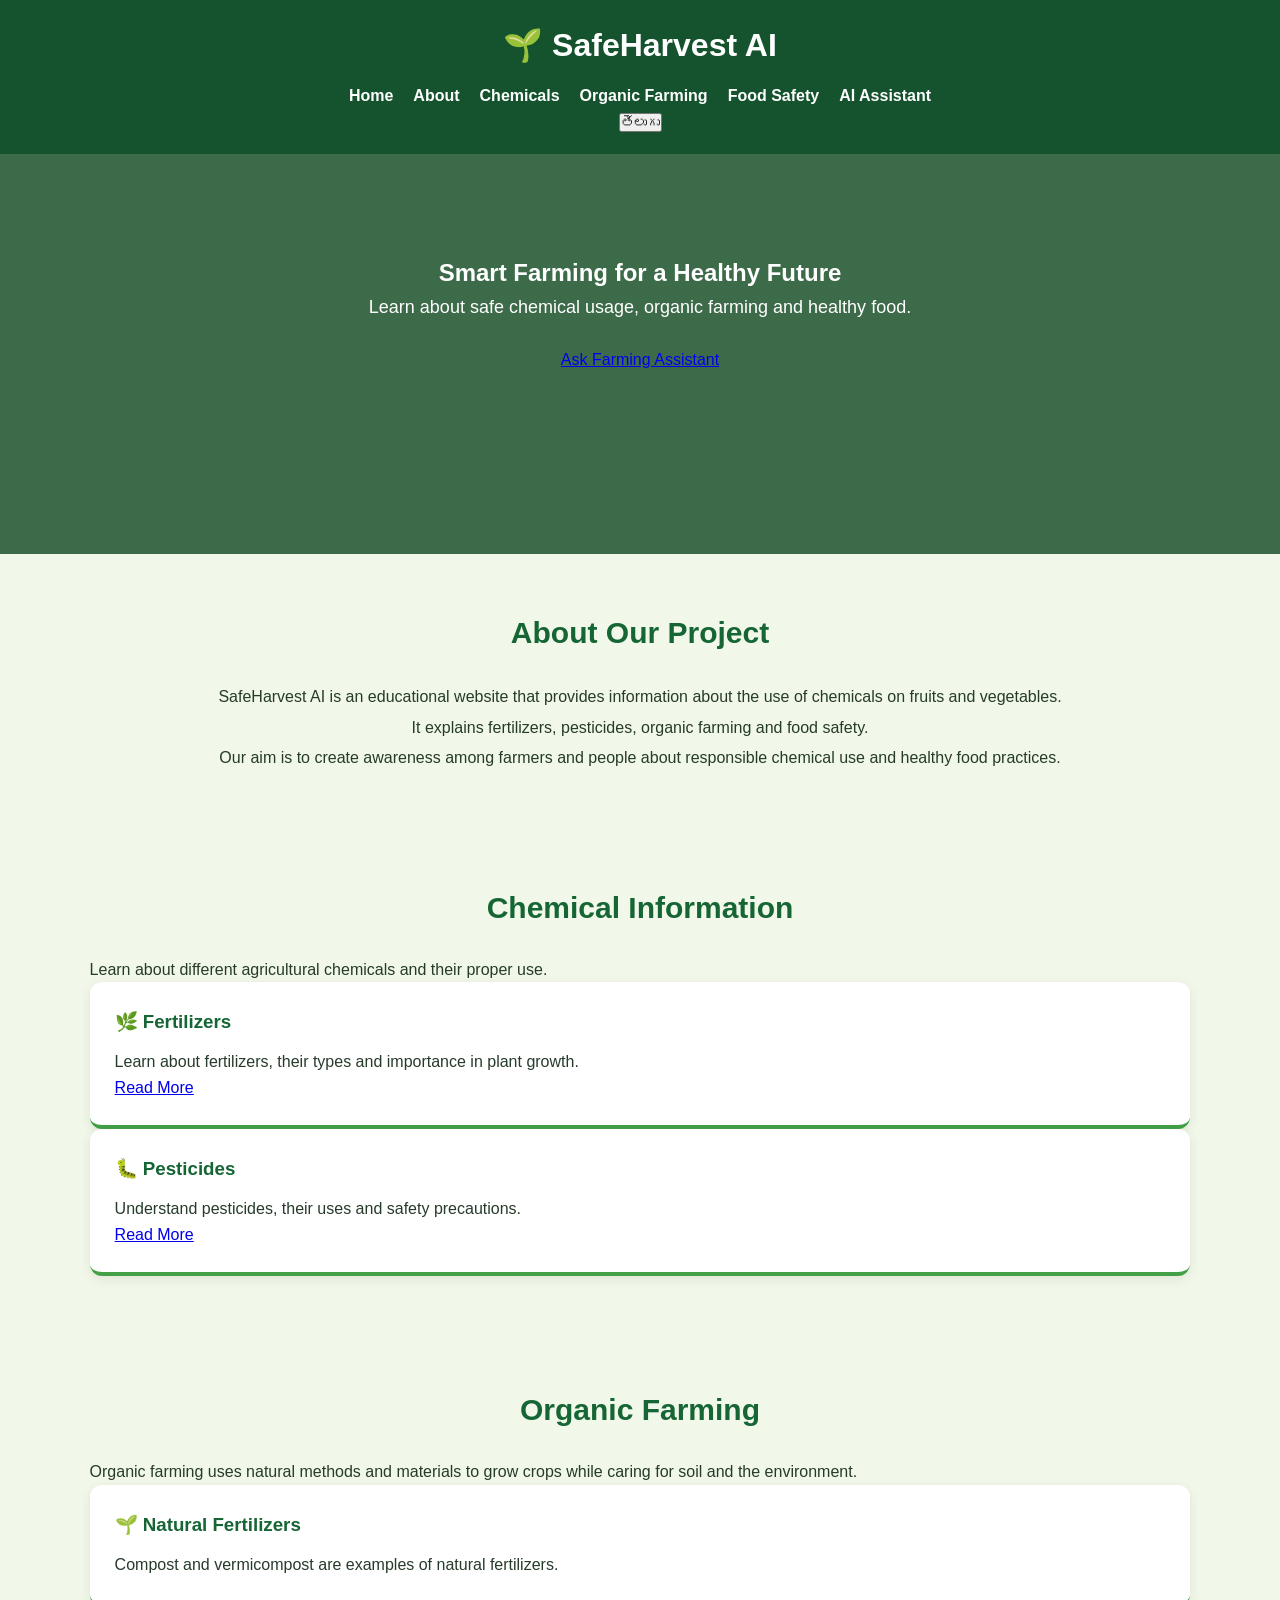
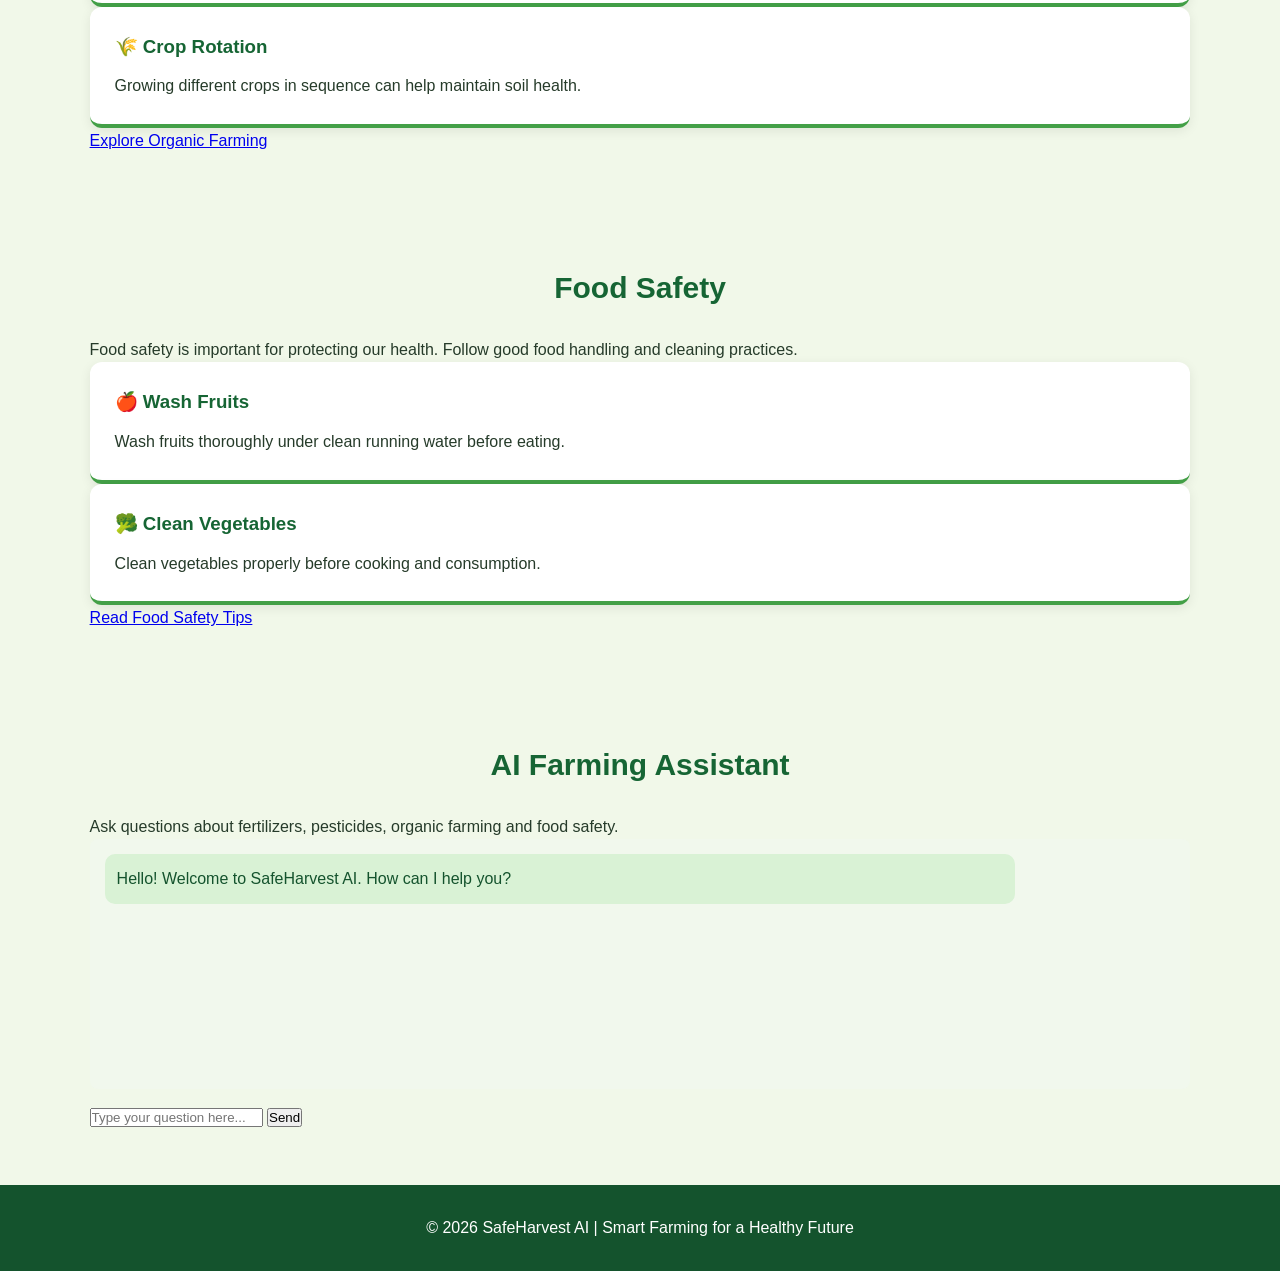
<file: index.html>
<!DOCTYPE html>
<html lang="en">
<head>
    <meta charset="UTF-8">
    <meta name="viewport" content="width=device-width, initial-scale=1.0">
    <title>SafeHarvest AI</title>
    <link rel="stylesheet" href="style.css">
</head>

<body>

<!-- HEADER -->
<header>
    <h1>🌱 SafeHarvest AI</h1>

    <nav>
        <a href="#home" data-en="Home" data-te="హోమ్">Home</a>
        <a href="#about" data-en="About" data-te="మా ప్రాజెక్ట్">About</a>
        <a href="#chemicals" data-en="Chemicals" data-te="రసాయనాలు">Chemicals</a>
        <a href="#organic" data-en="Organic Farming" data-te="సేంద్రీయ వ్యవసాయం">Organic Farming</a>
        <a href="#safety" data-en="Food Safety" data-te="ఆహార భద్రత">Food Safety</a>
        <a href="#assistant" data-en="AI Assistant" data-te="AI సహాయకుడు">AI Assistant</a>
    </nav>

    <button id="languageBtn" onclick="toggleLanguage()">తెలుగు</button>
</header>


<!-- HOME SECTION -->
<section id="home" class="hero">
    <h1
        data-en="Smart Farming for a Healthy Future"
        data-te="ఆరోగ్యకరమైన భవిష్యత్తు కోసం స్మార్ట్ వ్యవసాయం">
        Smart Farming for a Healthy Future
    </h1>

    <p
        data-en="Learn about safe chemical usage, organic farming and healthy food."
        data-te="రసాయనాల సురక్షిత వినియోగం, సేంద్రీయ వ్యవసాయం మరియు ఆరోగ్యకరమైన ఆహారం గురించి తెలుసుకోండి.">
        Learn about safe chemical usage, organic farming and healthy food.
    </p>

    <a href="#assistant" class="hero-btn"
       data-en="Ask Farming Assistant"
       data-te="వ్యవసాయ సహాయకుడిని అడగండి">
       Ask Farming Assistant
    </a>
</section>


<!-- ABOUT SECTION -->
<section id="about" class="section">
    <h2 data-en="About Our Project" data-te="మా ప్రాజెక్ట్ గురించి">
        About Our Project
    </h2>

    <p
        data-en="SafeHarvest AI is an educational website that provides information about the use of chemicals on fruits and vegetables. It explains fertilizers, pesticides, organic farming and food safety."
        data-te="SafeHarvest AI అనేది పండ్లు మరియు కూరగాయలపై రసాయనాల వినియోగం గురించి సమాచారాన్ని అందించే విద్యా వెబ్‌సైట్. ఇది ఎరువులు, పురుగుమందులు, సేంద్రీయ వ్యవసాయం మరియు ఆహార భద్రత గురించి వివరిస్తుంది.">
        SafeHarvest AI is an educational website that provides information about the use of chemicals on fruits and vegetables. It explains fertilizers, pesticides, organic farming and food safety.
    </p>

    <p
        data-en="Our aim is to create awareness among farmers and people about responsible chemical use and healthy food practices."
        data-te="రసాయనాల బాధ్యతాయుతమైన వినియోగం మరియు ఆరోగ్యకరమైన ఆహార పద్ధతుల గురించి రైతులు మరియు ప్రజలలో అవగాహన కల్పించడం మా లక్ష్యం.">
        Our aim is to create awareness among farmers and people about responsible chemical use and healthy food practices.
    </p>
</section>


<!-- CHEMICALS SECTION -->
<section id="chemicals" class="section">
    <h2 data-en="Chemical Information" data-te="రసాయనాల సమాచారం">
        Chemical Information
    </h2>

    <p
        data-en="Learn about different agricultural chemicals and their proper use."
        data-te="వివిధ వ్యవసాయ రసాయనాలు మరియు వాటి సరైన వినియోగం గురించి తెలుసుకోండి.">
        Learn about different agricultural chemicals and their proper use.
    </p>

    <div class="card-container">

        <div class="card">
            <h3 data-en="🌿 Fertilizers" data-te="🌿 ఎరువులు">
                🌿 Fertilizers
            </h3>

            <p
                data-en="Learn about fertilizers, their types and importance in plant growth."
                data-te="ఎరువులు, వాటి రకాలు మరియు మొక్కల పెరుగుదలలో వాటి ప్రాముఖ్యత గురించి తెలుసుకోండి.">
                Learn about fertilizers, their types and importance in plant growth.
            </p>

            <a href="fertilizers.html"
               data-en="Read More"
               data-te="మరింత చదవండి">Read More</a>
        </div>


        <div class="card">
            <h3 data-en="🐛 Pesticides" data-te="🐛 పురుగుమందులు">
                🐛 Pesticides
            </h3>

            <p
                data-en="Understand pesticides, their uses and safety precautions."
                data-te="పురుగుమందులు, వాటి ఉపయోగాలు మరియు భద్రతా జాగ్రత్తలను తెలుసుకోండి.">
                Understand pesticides, their uses and safety precautions.
            </p>

            <a href="pesticides.html"
               data-en="Read More"
               data-te="మరింత చదవండి">Read More</a>
        </div>

    </div>
</section>


<!-- ORGANIC FARMING SECTION -->
<section id="organic" class="section">
    <h2 data-en="Organic Farming" data-te="సేంద్రీయ వ్యవసాయం">
        Organic Farming
    </h2>

    <p
        data-en="Organic farming uses natural methods and materials to grow crops while caring for soil and the environment."
        data-te="సేంద్రీయ వ్యవసాయం నేల మరియు పర్యావరణాన్ని కాపాడుతూ పంటలను పండించడానికి సహజ పద్ధతులు మరియు పదార్థాలను ఉపయోగిస్తుంది.">
        Organic farming uses natural methods and materials to grow crops while caring for soil and the environment.
    </p>

    <div class="card-container">

        <div class="card">
            <h3 data-en="🌱 Natural Fertilizers" data-te="🌱 సహజ ఎరువులు">
                🌱 Natural Fertilizers
            </h3>

            <p
                data-en="Compost and vermicompost are examples of natural fertilizers."
                data-te="కంపోస్ట్ మరియు వర్మీకంపోస్ట్ సహజ ఎరువులకు ఉదాహరణలు.">
                Compost and vermicompost are examples of natural fertilizers.
            </p>
        </div>

        <div class="card">
            <h3 data-en="🌾 Crop Rotation" data-te="🌾 పంట మార్పిడి">
                🌾 Crop Rotation
            </h3>

            <p
                data-en="Growing different crops in sequence can help maintain soil health."
                data-te="వేర్వేరు పంటలను వరుసగా సాగు చేయడం నేల ఆరోగ్యాన్ని కాపాడటానికి సహాయపడుతుంది.">
                Growing different crops in sequence can help maintain soil health.
            </p>
        </div>

    </div>

    <a href="organic.html"
       data-en="Explore Organic Farming"
       data-te="సేంద్రీయ వ్యవసాయం గురించి తెలుసుకోండి">
       Explore Organic Farming
    </a>
</section>


<!-- FOOD SAFETY SECTION -->
<section id="safety" class="section">
    <h2 data-en="Food Safety" data-te="ఆహార భద్రత">
        Food Safety
    </h2>

    <p
        data-en="Food safety is important for protecting our health. Follow good food handling and cleaning practices."
        data-te="మన ఆరోగ్యాన్ని కాపాడుకోవడానికి ఆహార భద్రత చాలా ముఖ్యం. ఆహారాన్ని శుభ్రపరచడం మరియు సరిగ్గా నిల్వ చేయడం వంటి మంచి పద్ధతులను పాటించండి.">
        Food safety is important for protecting our health. Follow good food handling and cleaning practices.
    </p>

    <div class="card-container">

        <div class="card">
            <h3 data-en="🍎 Wash Fruits" data-te="🍎 పండ్లను కడగండి">
                🍎 Wash Fruits
            </h3>

            <p
                data-en="Wash fruits thoroughly under clean running water before eating."
                data-te="పండ్లను తినే ముందు శుభ్రమైన ప్రవహించే నీటితో బాగా కడగండి.">
                Wash fruits thoroughly under clean running water before eating.
            </p>
        </div>

        <div class="card">
            <h3 data-en="🥦 Clean Vegetables" data-te="🥦 కూరగాయలను శుభ్రపరచండి">
                🥦 Clean Vegetables
            </h3>

            <p
                data-en="Clean vegetables properly before cooking and consumption."
                data-te="కూరగాయలను వండే ముందు మరియు తినే ముందు సరిగ్గా శుభ్రపరచండి.">
                Clean vegetables properly before cooking and consumption.
            </p>
        </div>

    </div>

    <a href="safety.html"
       data-en="Read Food Safety Tips"
       data-te="ఆహార భద్రత చిట్కాలను చదవండి">
       Read Food Safety Tips
    </a>
</section>


<!-- AI ASSISTANT SECTION -->
<section id="assistant" class="section">
    <h2 data-en="AI Farming Assistant" data-te="AI వ్యవసాయ సహాయకుడు">
        AI Farming Assistant
    </h2>

    <p
        data-en="Ask questions about fertilizers, pesticides, organic farming and food safety."
        data-te="ఎరువులు, పురుగుమందులు, సేంద్రీయ వ్యవసాయం మరియు ఆహార భద్రత గురించి ప్రశ్నలు అడగండి.">
        Ask questions about fertilizers, pesticides, organic farming and food safety.
    </p>

    <div id="chatMessages">
        <div class="bot-message">
            Hello! Welcome to SafeHarvest AI. How can I help you?
        </div>
    </div>

    <input
        type="text"
        id="userInput"
        placeholder="Type your question here..."
    >

    <button onclick="sendMessage()"
        data-en="Send"
        data-te="పంపండి">Send</button>
</section>


<!-- FOOTER -->
<footer>
    <p
        data-en="© 2026 SafeHarvest AI | Smart Farming for a Healthy Future"
        data-te="© 2026 SafeHarvest AI | ఆరోగ్యకరమైన భవిష్యత్తు కోసం స్మార్ట్ వ్యవసాయం">
        © 2026 SafeHarvest AI | Smart Farming for a Healthy Future
    </p>
</footer>


<script src="script.js"></script>

</body>
</html>
</file>
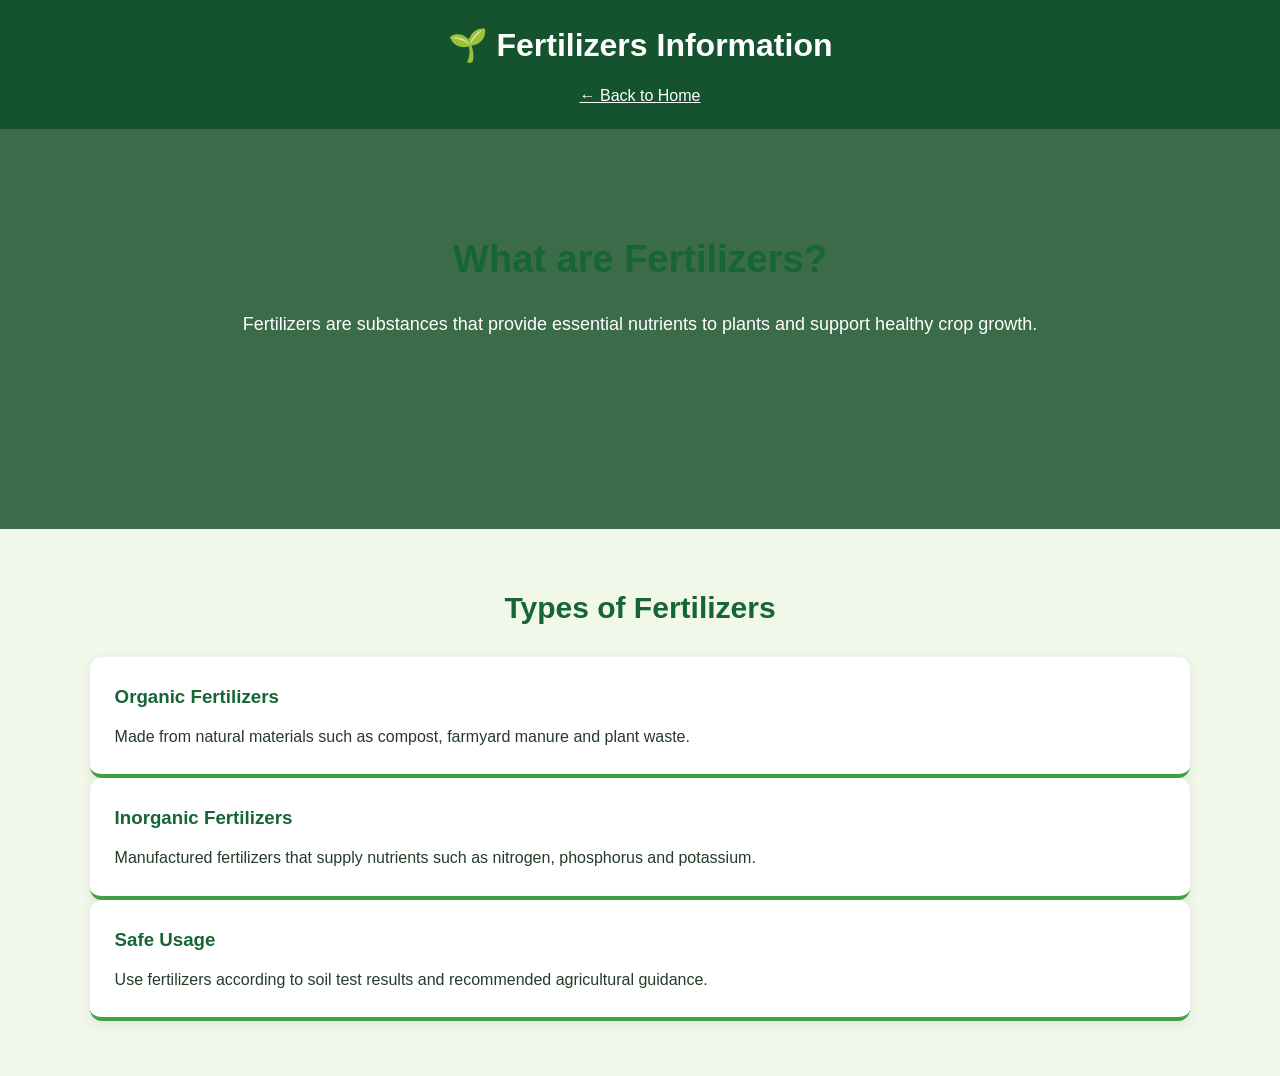
<file: fertilizers.html>
<!DOCTYPE html>
<html lang="en">
<head>
    <meta charset="UTF-8">
    <meta name="viewport" content="width=device-width, initial-scale=1.0">
    <title>Fertilizers - SafeHarvest AI</title>
    <link rel="stylesheet" href="style.css">
</head>

<body>

<header>
    <h1>🌱 Fertilizers Information</h1>
    <a href="index.html" style="color:white;">← Back to Home</a>
</header>

<section class="hero">
    <h2>What are Fertilizers?</h2>

    <p>
        Fertilizers are substances that provide essential
        nutrients to plants and support healthy crop growth.
    </p>
</section>

<section>
    <h2>Types of Fertilizers</h2>

    <div class="card">
        <h3>Organic Fertilizers</h3>
        <p>
            Made from natural materials such as compost,
            farmyard manure and plant waste.
        </p>
    </div>

    <div class="card">
        <h3>Inorganic Fertilizers</h3>
        <p>
            Manufactured fertilizers that supply nutrients
            such as nitrogen, phosphorus and potassium.
        </p>
    </div>

    <div class="card">
        <h3>Safe Usage</h3>
        <p>
            Use fertilizers according to soil test results
            and recommended agricultural guidance.
        </p>
    </div>
</section>

</body>
</html>
</file>
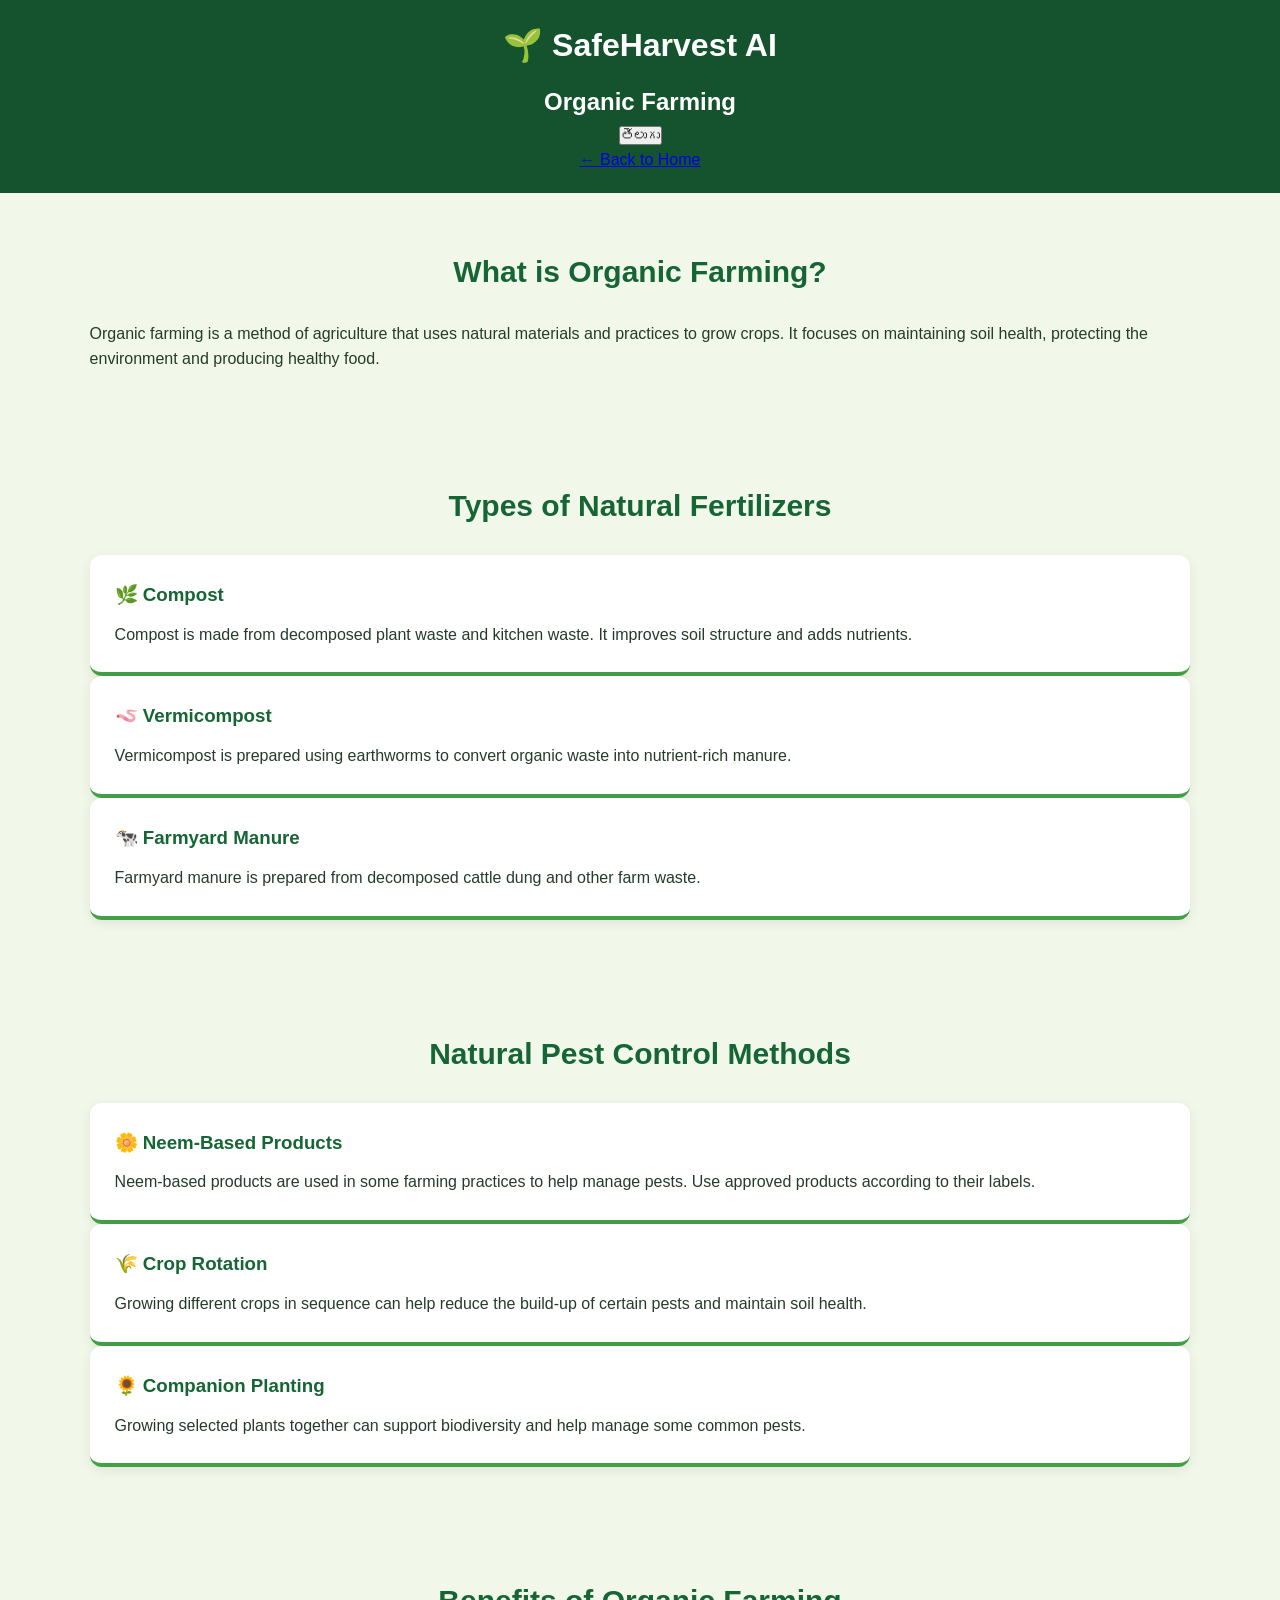
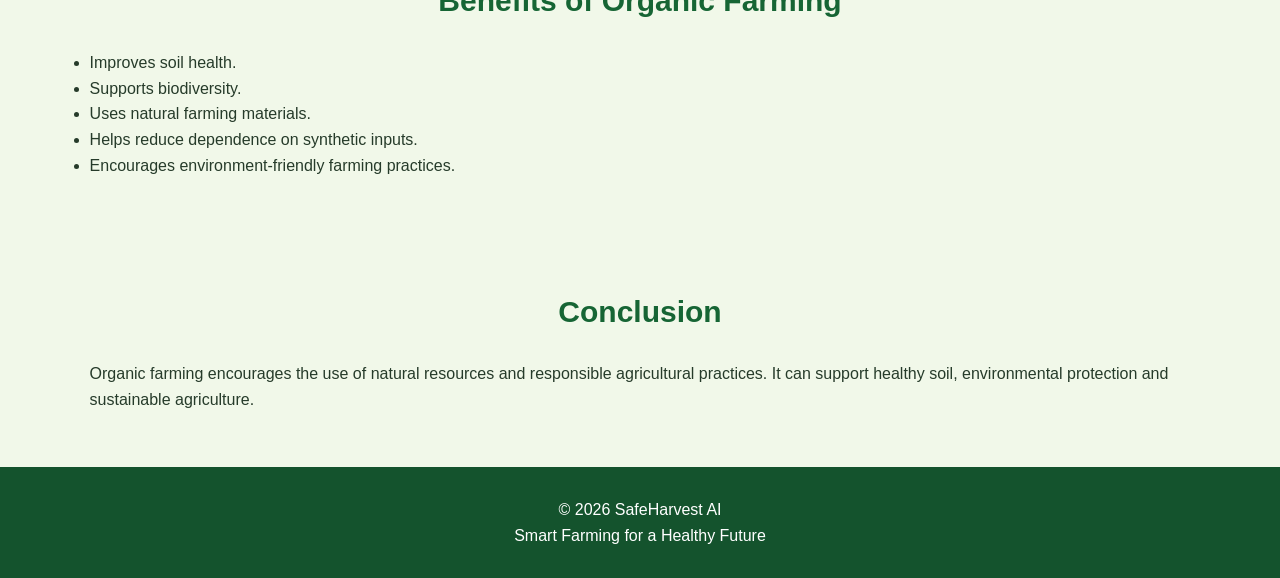
<file: organic.html>
<!DOCTYPE html>
<html lang="en">

<head>
    <meta charset="UTF-8">
    <meta name="viewport" content="width=device-width, initial-scale=1.0">
    <title>Organic Farming - SafeHarvest AI</title>
    <link rel="stylesheet" href="style.css">
</head>

<body>

<header>
    <h1>🌱 SafeHarvest AI</h1>

    <h2 data-en="Organic Farming"
        data-te="సేంద్రీయ వ్యవసాయం">
        Organic Farming
    </h2>

    <button id="languageBtn" onclick="toggleLanguage()">తెలుగు</button>

    <p>
        <a href="index.html"
           data-en="← Back to Home"
           data-te="← హోమ్‌కు తిరిగి వెళ్లండి">
           ← Back to Home
        </a>
    </p>
</header>


<!-- INTRODUCTION -->
<section class="section">

    <h2 data-en="What is Organic Farming?"
        data-te="సేంద్రీయ వ్యవసాయం అంటే ఏమిటి?">
        What is Organic Farming?
    </h2>

    <p
    data-en="Organic farming is a method of agriculture that uses natural materials and practices to grow crops. It focuses on maintaining soil health, protecting the environment and producing healthy food."
    data-te="సేంద్రీయ వ్యవసాయం అనేది పంటలను పండించడానికి సహజ పదార్థాలు మరియు పద్ధతులను ఉపయోగించే వ్యవసాయ విధానం. ఇది నేల ఆరోగ్యాన్ని కాపాడటం, పర్యావరణాన్ని రక్షించడం మరియు ఆరోగ్యకరమైన ఆహారాన్ని ఉత్పత్తి చేయడంపై దృష్టి పెడుతుంది.">
    Organic farming is a method of agriculture that uses natural materials and practices to grow crops. It focuses on maintaining soil health, protecting the environment and producing healthy food.
    </p>

</section>


<!-- NATURAL FERTILIZERS -->
<section class="section">

    <h2 data-en="Types of Natural Fertilizers"
        data-te="సహజ ఎరువుల రకాలు">
        Types of Natural Fertilizers
    </h2>

    <div class="card-container">

        <div class="card">
            <h3 data-en="🌿 Compost"
                data-te="🌿 కంపోస్ట్">
                🌿 Compost
            </h3>

            <p
            data-en="Compost is made from decomposed plant waste and kitchen waste. It improves soil structure and adds nutrients."
            data-te="కుళ్లిన మొక్కల వ్యర్థాలు మరియు వంటగది వ్యర్థాల నుండి కంపోస్ట్ తయారు చేస్తారు. ఇది నేల నిర్మాణాన్ని మెరుగుపరచి పోషకాలను అందిస్తుంది.">
            Compost is made from decomposed plant waste and kitchen waste. It improves soil structure and adds nutrients.
            </p>
        </div>


        <div class="card">
            <h3 data-en="🪱 Vermicompost"
                data-te="🪱 వర్మీకంపోస్ట్">
                🪱 Vermicompost
            </h3>

            <p
            data-en="Vermicompost is prepared using earthworms to convert organic waste into nutrient-rich manure."
            data-te="వానపాముల సహాయంతో సేంద్రీయ వ్యర్థాలను పోషకాలు కలిగిన ఎరువుగా మార్చి వర్మీకంపోస్ట్ తయారు చేస్తారు.">
            Vermicompost is prepared using earthworms to convert organic waste into nutrient-rich manure.
            </p>
        </div>


        <div class="card">
            <h3 data-en="🐄 Farmyard Manure"
                data-te="🐄 పశువుల ఎరువు">
                🐄 Farmyard Manure
            </h3>

            <p
            data-en="Farmyard manure is prepared from decomposed cattle dung and other farm waste."
            data-te="పశువుల పేడ మరియు ఇతర వ్యవసాయ వ్యర్థాలను కుళ్లబెట్టి పశువుల ఎరువును తయారు చేస్తారు.">
            Farmyard manure is prepared from decomposed cattle dung and other farm waste.
            </p>
        </div>

    </div>
</section>


<!-- NATURAL PEST CONTROL -->
<section class="section">

    <h2 data-en="Natural Pest Control Methods"
        data-te="సహజ పురుగు నియంత్రణ పద్ధతులు">
        Natural Pest Control Methods
    </h2>

    <div class="card-container">

        <div class="card">
            <h3 data-en="🌼 Neem-Based Products"
                data-te="🌼 వేప ఆధారిత ఉత్పత్తులు">
                🌼 Neem-Based Products
            </h3>

            <p
            data-en="Neem-based products are used in some farming practices to help manage pests. Use approved products according to their labels."
            data-te="కొన్ని వ్యవసాయ పద్ధతుల్లో పురుగులను నియంత్రించడానికి వేప ఆధారిత ఉత్పత్తులను ఉపయోగిస్తారు. అనుమతి పొందిన ఉత్పత్తులను వాటి సూచనల ప్రకారం ఉపయోగించాలి.">
            Neem-based products are used in some farming practices to help manage pests. Use approved products according to their labels.
            </p>
        </div>


        <div class="card">
            <h3 data-en="🌾 Crop Rotation"
                data-te="🌾 పంట మార్పిడి">
                🌾 Crop Rotation
            </h3>

            <p
            data-en="Growing different crops in sequence can help reduce the build-up of certain pests and maintain soil health."
            data-te="వేర్వేరు పంటలను వరుసగా సాగు చేయడం వల్ల కొన్ని పురుగుల పెరుగుదలను తగ్గించడంలో మరియు నేల ఆరోగ్యాన్ని కాపాడడంలో సహాయపడుతుంది.">
            Growing different crops in sequence can help reduce the build-up of certain pests and maintain soil health.
            </p>
        </div>


        <div class="card">
            <h3 data-en="🌻 Companion Planting"
                data-te="🌻 అనుబంధ మొక్కల సాగు">
                🌻 Companion Planting
            </h3>

            <p
            data-en="Growing selected plants together can support biodiversity and help manage some common pests."
            data-te="ఎంచుకున్న మొక్కలను కలిపి పెంచడం వల్ల జీవవైవిధ్యం పెరుగుతుంది మరియు కొన్ని సాధారణ పురుగులను నియంత్రించడంలో సహాయపడుతుంది.">
            Growing selected plants together can support biodiversity and help manage some common pests.
            </p>
        </div>

    </div>

</section>


<!-- BENEFITS -->
<section class="section">

    <h2 data-en="Benefits of Organic Farming"
        data-te="సేంద్రీయ వ్యవసాయం ప్రయోజనాలు">
        Benefits of Organic Farming
    </h2>

    <ul>
        <li data-en="Improves soil health."
            data-te="నేల ఆరోగ్యాన్ని మెరుగుపరుస్తుంది.">
            Improves soil health.
        </li>

        <li data-en="Supports biodiversity."
            data-te="జీవవైవిధ్యాన్ని ప్రోత్సహిస్తుంది.">
            Supports biodiversity.
        </li>

        <li data-en="Uses natural farming materials."
            data-te="సహజ వ్యవసాయ పదార్థాలను ఉపయోగిస్తుంది.">
            Uses natural farming materials.
        </li>

        <li data-en="Helps reduce dependence on synthetic inputs."
            data-te="కృత్రిమ వ్యవసాయ పదార్థాలపై ఆధారపడటాన్ని తగ్గించడంలో సహాయపడుతుంది.">
            Helps reduce dependence on synthetic inputs.
        </li>

        <li data-en="Encourages environment-friendly farming practices."
            data-te="పర్యావరణానికి అనుకూలమైన వ్యవసాయ పద్ధతులను ప్రోత్సహిస్తుంది.">
            Encourages environment-friendly farming practices.
        </li>
    </ul>

</section>


<!-- CONCLUSION -->
<section class="section">

    <h2 data-en="Conclusion"
        data-te="ముగింపు">
        Conclusion
    </h2>

    <p
    data-en="Organic farming encourages the use of natural resources and responsible agricultural practices. It can support healthy soil, environmental protection and sustainable agriculture."
    data-te="సేంద్రీయ వ్యవసాయం సహజ వనరుల వినియోగాన్ని మరియు బాధ్యతాయుతమైన వ్యవసాయ పద్ధతులను ప్రోత్సహిస్తుంది. ఇది ఆరోగ్యకరమైన నేల, పర్యావరణ పరిరక్షణ మరియు స్థిరమైన వ్యవసాయానికి తోడ్పడుతుంది.">
    Organic farming encourages the use of natural resources and responsible agricultural practices. It can support healthy soil, environmental protection and sustainable agriculture.
    </p>

</section>


<footer>
    <p>© 2026 SafeHarvest AI</p>
    <p data-en="Smart Farming for a Healthy Future"
       data-te="ఆరోగ్యకరమైన భవిష్యత్తు కోసం స్మార్ట్ వ్యవసాయం">
       Smart Farming for a Healthy Future
    </p>
</footer>


<script src="script.js"></script>

</body>
</html>
</file>
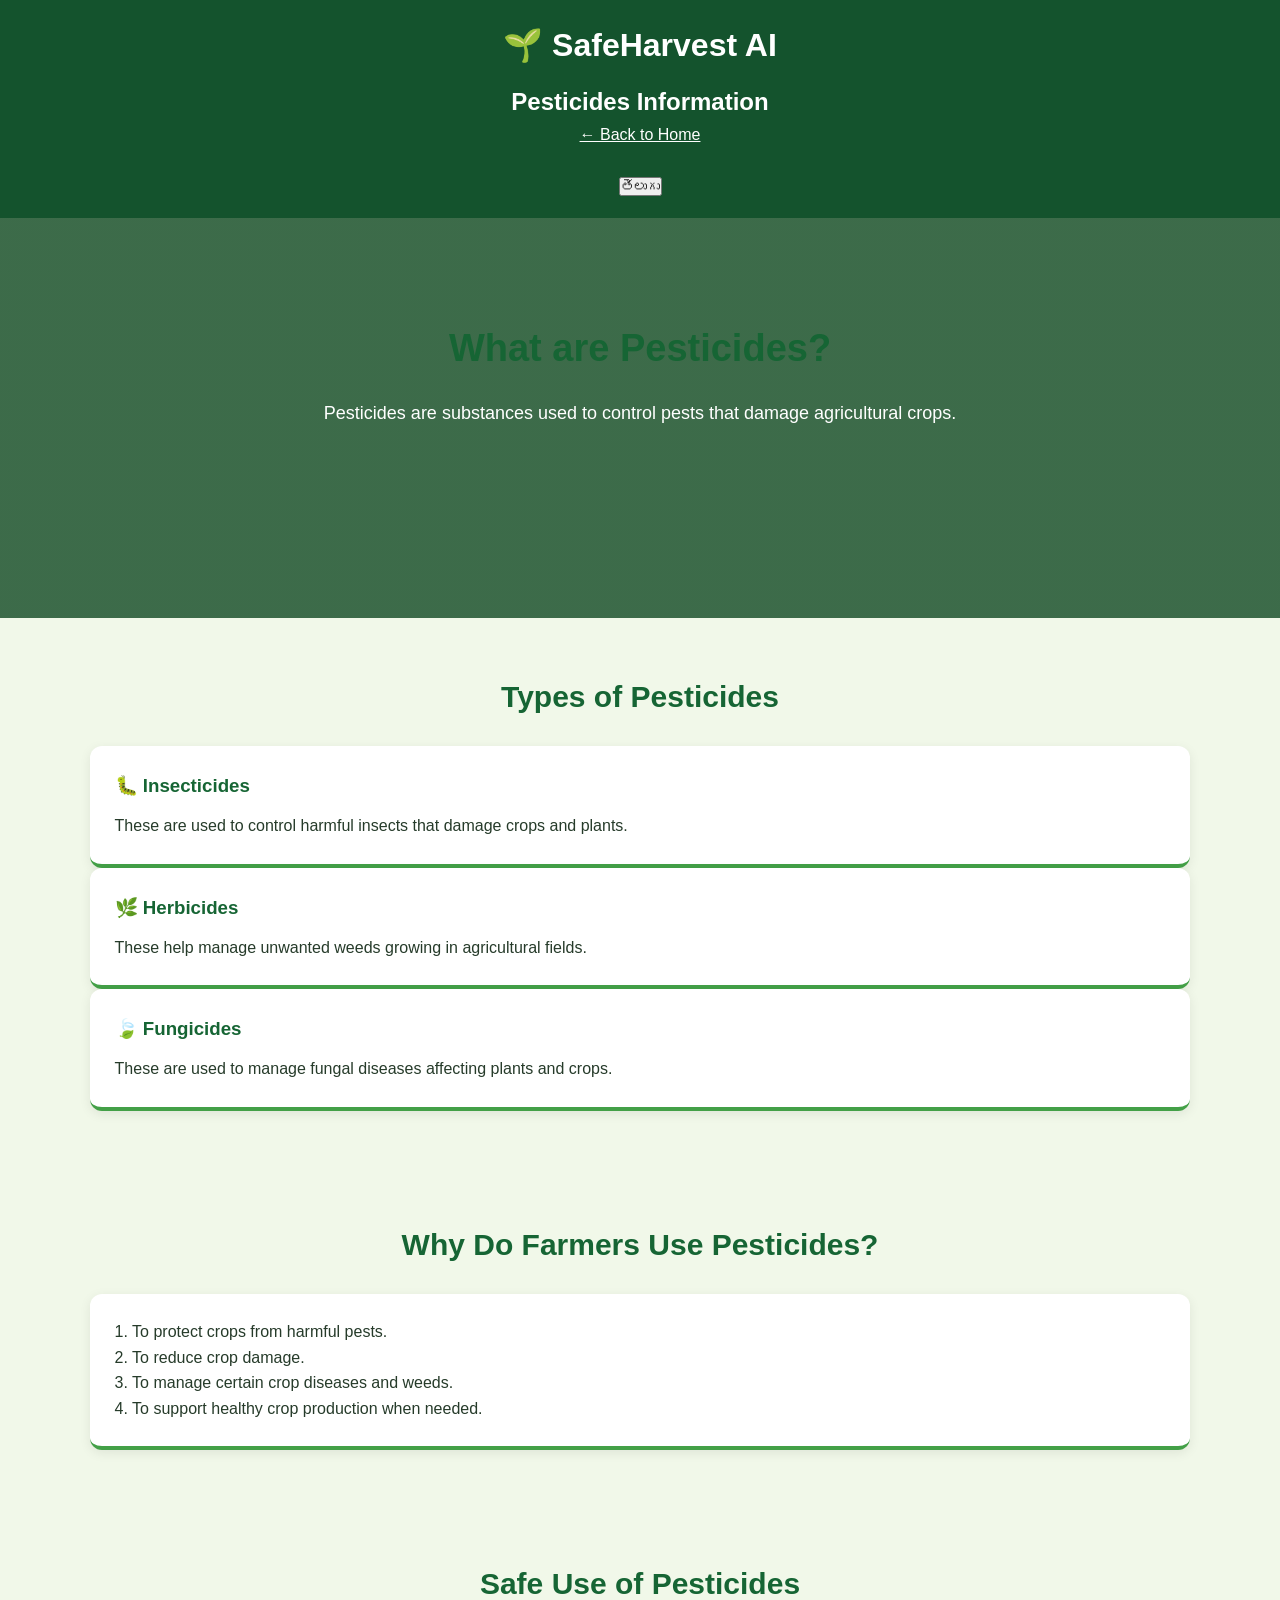
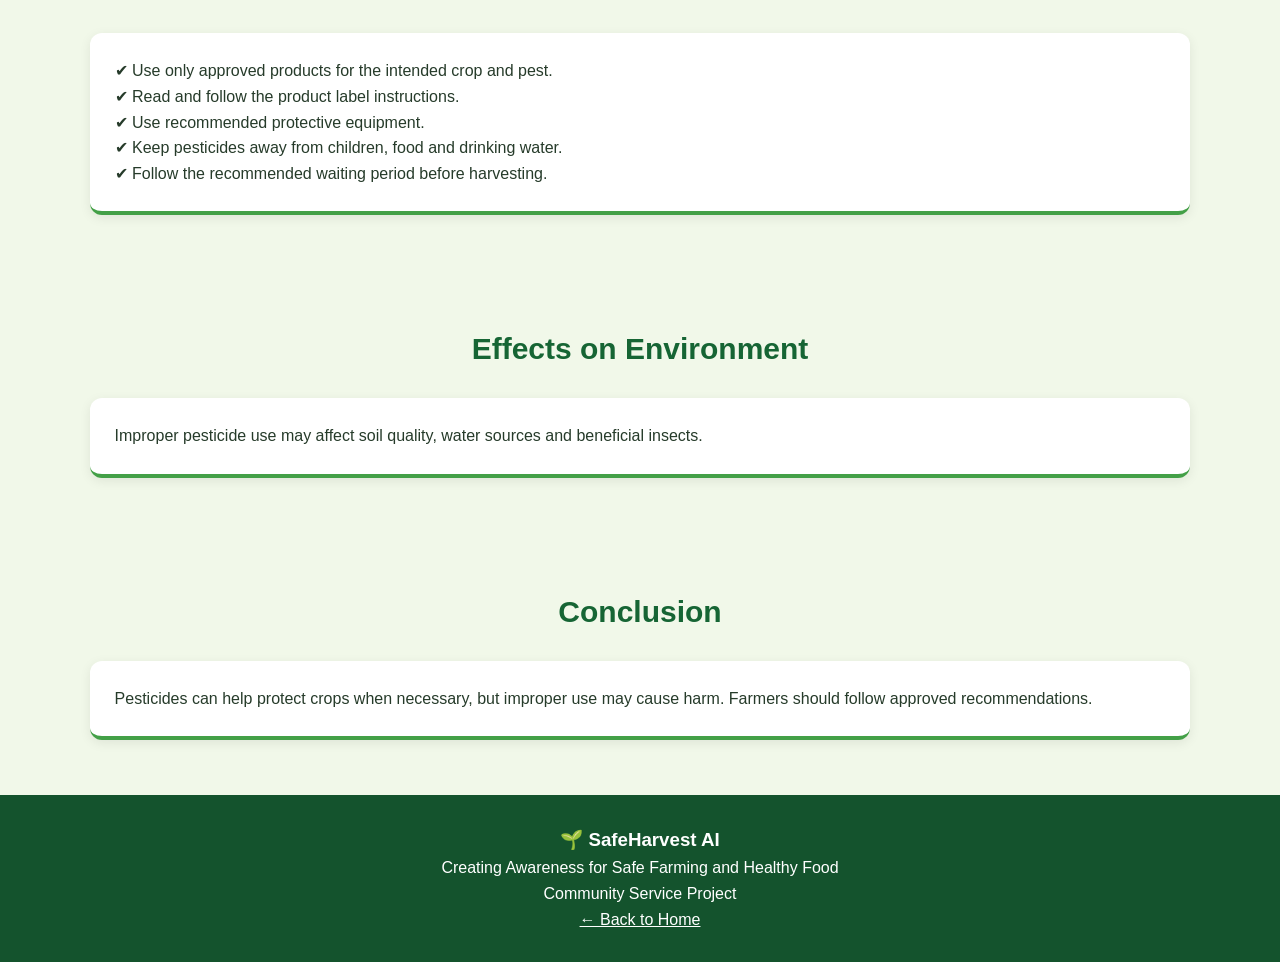
<file: pesticides.html>
<!DOCTYPE html>
<html lang="en">

<head>
    <meta charset="UTF-8">
    <meta name="viewport"
          content="width=device-width, initial-scale=1.0">

    <title>Pesticides - SafeHarvest AI</title>

    <link rel="stylesheet" href="style.css">
</head>

<body>

    <!-- HEADER -->
    <header>
        <h1>🌱 SafeHarvest AI</h1>

        <h2 data-en="Pesticides Information"
            data-te="పురుగుమందుల సమాచారం">
            Pesticides Information
        </h2>

        <a href="index.html" style="color:white;">
            ← Back to Home
        </a>

        <br><br>

        <button id="languageBtn" onclick="toggleLanguage()">
            తెలుగు
        </button>
    </header>


    <!-- INTRODUCTION -->
    <section class="hero">

        <h2 data-en="What are Pesticides?"
            data-te="పురుగుమందులు అంటే ఏమిటి?">
            What are Pesticides?
        </h2>

        <p data-en="Pesticides are substances used to control pests that damage agricultural crops. They help farmers protect their crops from insects, weeds and certain plant diseases."
           data-te="వ్యవసాయ పంటలను నష్టపరిచే పురుగులను నియంత్రించడానికి ఉపయోగించే పదార్థాలను పురుగుమందులు అంటారు. ఇవి పంటలను కీటకాలు, కలుపు మొక్కలు మరియు కొన్ని మొక్కల వ్యాధుల నుండి రక్షించడంలో సహాయపడతాయి.">
            Pesticides are substances used to control pests
            that damage agricultural crops.
        </p>

    </section>


    <!-- TYPES -->
    <section>

        <h2 data-en="Types of Pesticides"
            data-te="పురుగుమందుల రకాలు">
            Types of Pesticides
        </h2>

        <div class="card-container">

            <div class="card">

                <h3 data-en="🐛 Insecticides"
                    data-te="🐛 కీటకనాశకాలు">
                    🐛 Insecticides
                </h3>

                <p data-en="These are used to control harmful insects that damage crops and plants."
                   data-te="పంటలకు మరియు మొక్కలకు నష్టం కలిగించే హానికరమైన కీటకాలను నియంత్రించడానికి వీటిని ఉపయోగిస్తారు.">
                    These are used to control harmful insects
                    that damage crops and plants.
                </p>

            </div>


            <div class="card">

                <h3 data-en="🌿 Herbicides"
                    data-te="🌿 కలుపు మందులు">
                    🌿 Herbicides
                </h3>

                <p data-en="These help manage unwanted weeds growing in agricultural fields."
                   data-te="వ్యవసాయ పొలాల్లో పెరిగే అనవసరమైన కలుపు మొక్కలను నియంత్రించడానికి ఇవి సహాయపడతాయి.">
                    These help manage unwanted weeds
                    growing in agricultural fields.
                </p>

            </div>


            <div class="card">

                <h3 data-en="🍃 Fungicides"
                    data-te="🍃 శిలీంధ్రనాశకాలు">
                    🍃 Fungicides
                </h3>

                <p data-en="These are used to manage fungal diseases affecting plants and crops."
                   data-te="మొక్కలు మరియు పంటలకు వచ్చే శిలీంధ్ర సంబంధిత వ్యాధులను నియంత్రించడానికి వీటిని ఉపయోగిస్తారు.">
                    These are used to manage fungal diseases
                    affecting plants and crops.
                </p>

            </div>

        </div>

    </section>


    <!-- WHY FARMERS USE PESTICIDES -->
    <section>

        <h2 data-en="Why Do Farmers Use Pesticides?"
            data-te="రైతులు పురుగుమందులను ఎందుకు ఉపయోగిస్తారు?">
            Why Do Farmers Use Pesticides?
        </h2>

        <div class="card">

            <p data-en="1. To protect crops from harmful pests."
               data-te="1. పంటలను హానికరమైన పురుగుల నుండి రక్షించడానికి.">
                1. To protect crops from harmful pests.
            </p>

            <p data-en="2. To reduce crop damage."
               data-te="2. పంట నష్టాన్ని తగ్గించడానికి.">
                2. To reduce crop damage.
            </p>

            <p data-en="3. To manage certain crop diseases and weeds."
               data-te="3. కొన్ని పంట వ్యాధులు మరియు కలుపు మొక్కలను నియంత్రించడానికి.">
                3. To manage certain crop diseases and weeds.
            </p>

            <p data-en="4. To support healthy crop production when needed."
               data-te="4. అవసరమైనప్పుడు ఆరోగ్యకరమైన పంట ఉత్పత్తికి సహాయపడటానికి.">
                4. To support healthy crop production when needed.
            </p>

        </div>

    </section>


    <!-- SAFETY -->
    <section>

        <h2 data-en="Safe Use of Pesticides"
            data-te="పురుగుమందుల సురక్షిత వినియోగం">
            Safe Use of Pesticides
        </h2>

        <div class="card">

            <p data-en="✔ Use only approved products for the intended crop and pest."
               data-te="✔ సంబంధిత పంట మరియు పురుగుకు అనుమతించిన ఉత్పత్తులను మాత్రమే ఉపయోగించాలి.">
                ✔ Use only approved products for the intended crop and pest.
            </p>

            <p data-en="✔ Read and follow the product label instructions."
               data-te="✔ ఉత్పత్తిపై ఉన్న సూచనలను చదివి పాటించాలి.">
                ✔ Read and follow the product label instructions.
            </p>

            <p data-en="✔ Use recommended protective equipment."
               data-te="✔ సూచించిన రక్షణ పరికరాలను ఉపయోగించాలి.">
                ✔ Use recommended protective equipment.
            </p>

            <p data-en="✔ Keep pesticides away from children, food and drinking water."
               data-te="✔ పురుగుమందులను పిల్లలు, ఆహారం మరియు త్రాగునీటికి దూరంగా ఉంచాలి.">
                ✔ Keep pesticides away from children, food and drinking water.
            </p>

            <p data-en="✔ Follow the recommended waiting period before harvesting."
               data-te="✔ పంట కోతకు ముందు సూచించిన నిరీక్షణ కాలాన్ని పాటించాలి.">
                ✔ Follow the recommended waiting period before harvesting.
            </p>

        </div>

    </section>


    <!-- ENVIRONMENT -->
    <section>

        <h2 data-en="Effects on Environment"
            data-te="పర్యావరణంపై ప్రభావాలు">
            Effects on Environment
        </h2>

        <div class="card">

            <p data-en="Improper pesticide use may affect soil quality, water sources, beneficial insects and other living organisms."
               data-te="పురుగుమందుల తప్పు వినియోగం నేల నాణ్యత, నీటి వనరులు, ఉపయోగకరమైన కీటకాలు మరియు ఇతర జీవులపై ప్రభావం చూపవచ్చు.">
                Improper pesticide use may affect soil quality,
                water sources and beneficial insects.
            </p>

        </div>

    </section>


    <!-- CONCLUSION -->
    <section>

        <h2 data-en="Conclusion"
            data-te="ముగింపు">
            Conclusion
        </h2>

        <div class="card">

            <p data-en="Pesticides can help protect crops when necessary, but improper use may cause harm. Farmers should follow approved recommendations and adopt safe and responsible farming practices."
               data-te="అవసరమైనప్పుడు పురుగుమందులు పంటలను రక్షించడంలో సహాయపడతాయి. అయితే వాటి తప్పు వినియోగం హాని కలిగించవచ్చు. రైతులు సూచించిన నియమాలను పాటిస్తూ సురక్షితమైన వ్యవసాయ పద్ధతులను అనుసరించాలి.">
                Pesticides can help protect crops when necessary,
                but improper use may cause harm.
                Farmers should follow approved recommendations.
            </p>

        </div>

    </section>


    <!-- FOOTER -->
    <footer>

        <h3>🌱 SafeHarvest AI</h3>

        <p data-en="Creating Awareness for Safe Farming and Healthy Food"
           data-te="సురక్షిత వ్యవసాయం మరియు ఆరోగ్యకరమైన ఆహారంపై అవగాహన">
            Creating Awareness for Safe Farming and Healthy Food
        </p>

        <p>Community Service Project</p>

        <a href="index.html" style="color:white;">
            ← Back to Home
        </a>

    </footer>


    <script src="script.js"></script>

</body>
</html>
</file>
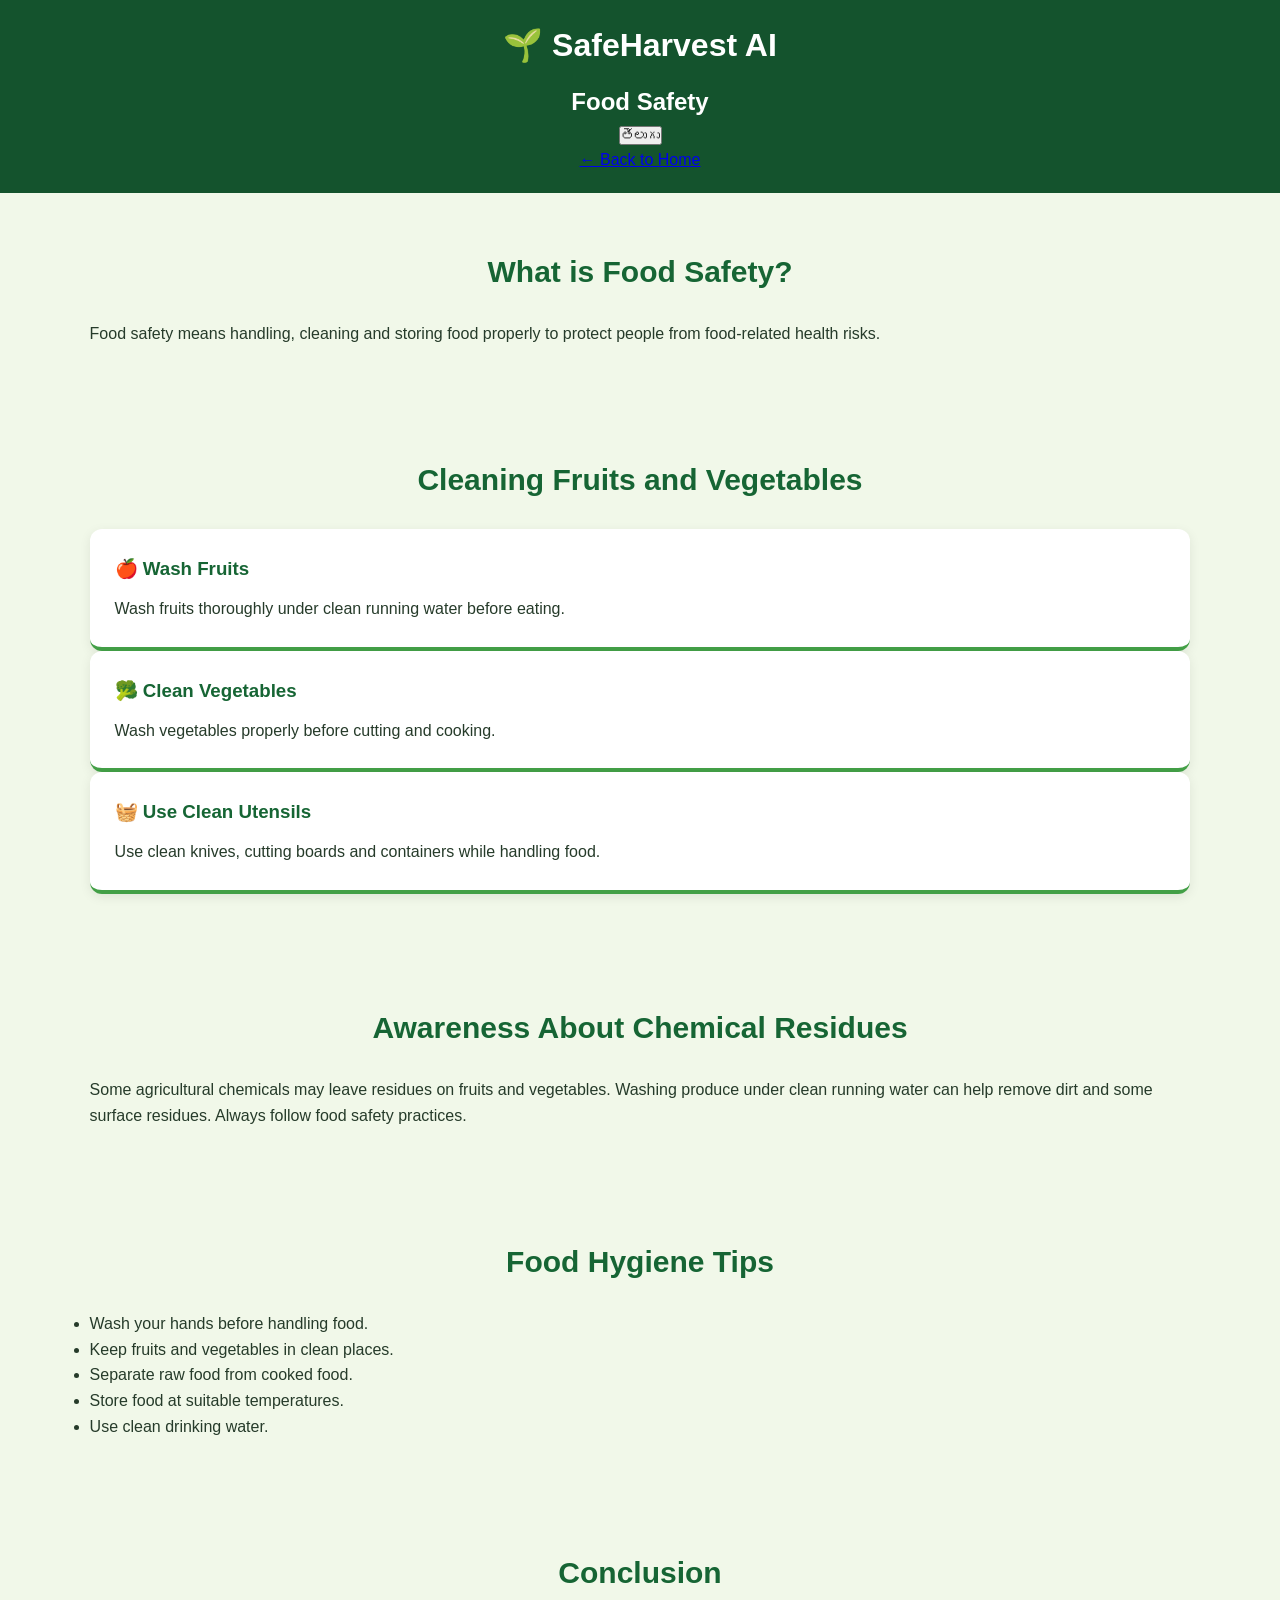
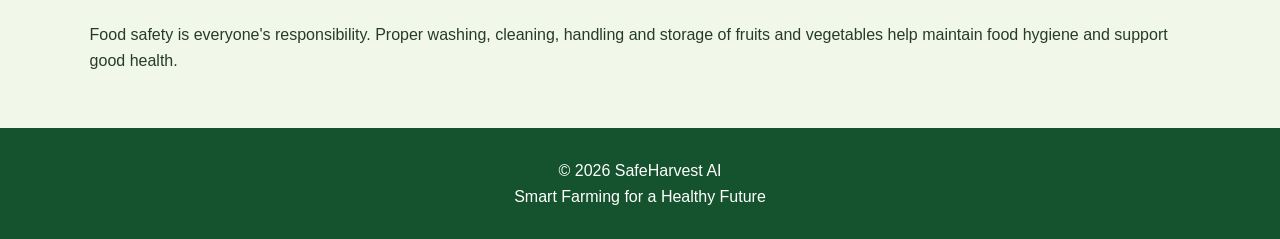
<file: safety.html>
<!DOCTYPE html>
<html lang="en">
<head>
    <meta charset="UTF-8">
    <meta name="viewport" content="width=device-width, initial-scale=1.0">
    <title>Food Safety - SafeHarvest AI</title>
    <link rel="stylesheet" href="style.css">
</head>

<body>

<header>
    <h1>🌱 SafeHarvest AI</h1>

    <h2 data-en="Food Safety" data-te="ఆహార భద్రత">
        Food Safety
    </h2>

    <button id="languageBtn" onclick="toggleLanguage()">తెలుగు</button>

    <p>
        <a href="index.html"
           data-en="← Back to Home"
           data-te="← హోమ్‌కు తిరిగి వెళ్లండి">
           ← Back to Home
        </a>
    </p>
</header>

<!-- INTRODUCTION -->
<section class="section">
    <h2 data-en="What is Food Safety?"
        data-te="ఆహార భద్రత అంటే ఏమిటి?">
        What is Food Safety?
    </h2>

    <p
    data-en="Food safety means handling, cleaning and storing food properly to protect people from food-related health risks."
    data-te="ఆహార భద్రత అంటే ఆహారం వల్ల కలిగే ఆరోగ్య సమస్యలను నివారించడానికి ఆహారాన్ని సరిగ్గా శుభ్రపరచడం, నిర్వహించడం మరియు నిల్వ చేయడం.">
    Food safety means handling, cleaning and storing food properly to protect people from food-related health risks.
    </p>
</section>

<!-- FRUITS AND VEGETABLES -->
<section class="section">
    <h2 data-en="Cleaning Fruits and Vegetables"
        data-te="పండ్లు మరియు కూరగాయలను శుభ్రపరచడం">
        Cleaning Fruits and Vegetables
    </h2>

    <div class="card-container">

        <div class="card">
            <h3 data-en="🍎 Wash Fruits"
                data-te="🍎 పండ్లను కడగండి">
                🍎 Wash Fruits
            </h3>

            <p
            data-en="Wash fruits thoroughly under clean running water before eating."
            data-te="పండ్లను తినే ముందు శుభ్రమైన ప్రవహించే నీటితో బాగా కడగండి.">
            Wash fruits thoroughly under clean running water before eating.
            </p>
        </div>

        <div class="card">
            <h3 data-en="🥦 Clean Vegetables"
                data-te="🥦 కూరగాయలను శుభ్రపరచండి">
                🥦 Clean Vegetables
            </h3>

            <p
            data-en="Wash vegetables properly before cutting and cooking."
            data-te="కూరగాయలను కోయడానికి మరియు వండడానికి ముందు సరిగ్గా కడగండి.">
            Wash vegetables properly before cutting and cooking.
            </p>
        </div>

        <div class="card">
            <h3 data-en="🧺 Use Clean Utensils"
                data-te="🧺 శుభ్రమైన పాత్రలను ఉపయోగించండి">
                🧺 Use Clean Utensils
            </h3>

            <p
            data-en="Use clean knives, cutting boards and containers while handling food."
            data-te="ఆహారాన్ని తయారు చేసేటప్పుడు శుభ్రమైన కత్తులు, కటింగ్ బోర్డులు మరియు పాత్రలను ఉపయోగించండి.">
            Use clean knives, cutting boards and containers while handling food.
            </p>
        </div>

    </div>
</section>

<!-- CHEMICAL RESIDUES -->
<section class="section">
    <h2 data-en="Awareness About Chemical Residues"
        data-te="రసాయన అవశేషాల గురించి అవగాహన">
        Awareness About Chemical Residues
    </h2>

    <p
    data-en="Some agricultural chemicals may leave residues on fruits and vegetables. Washing produce under clean running water can help remove dirt and some surface residues. Always follow food safety practices."
    data-te="కొన్ని వ్యవసాయ రసాయనాలు పండ్లు మరియు కూరగాయలపై అవశేషాలను మిగిల్చే అవకాశం ఉంది. శుభ్రమైన ప్రవహించే నీటితో కడగడం వల్ల మట్టి మరియు కొన్ని ఉపరితల అవశేషాలు తొలగించడంలో సహాయపడుతుంది. ఎల్లప్పుడూ ఆహార భద్రత పద్ధతులను పాటించండి.">
    Some agricultural chemicals may leave residues on fruits and vegetables. Washing produce under clean running water can help remove dirt and some surface residues. Always follow food safety practices.
    </p>
</section>

<!-- FOOD HYGIENE -->
<section class="section">
    <h2 data-en="Food Hygiene Tips"
        data-te="ఆహార పరిశుభ్రత చిట్కాలు">
        Food Hygiene Tips
    </h2>

    <ul>
        <li data-en="Wash your hands before handling food."
            data-te="ఆహారాన్ని తాకే ముందు చేతులను కడుక్కోండి.">
            Wash your hands before handling food.
        </li>

        <li data-en="Keep fruits and vegetables in clean places."
            data-te="పండ్లు మరియు కూరగాయలను శుభ్రమైన ప్రదేశాల్లో ఉంచండి.">
            Keep fruits and vegetables in clean places.
        </li>

        <li data-en="Separate raw food from cooked food."
            data-te="పచ్చి ఆహారాన్ని వండిన ఆహారం నుండి వేరుగా ఉంచండి.">
            Separate raw food from cooked food.
        </li>

        <li data-en="Store food at suitable temperatures."
            data-te="ఆహారాన్ని తగిన ఉష్ణోగ్రత వద్ద నిల్వ చేయండి.">
            Store food at suitable temperatures.
        </li>

        <li data-en="Use clean drinking water."
            data-te="శుభ్రమైన తాగునీటిని ఉపయోగించండి.">
            Use clean drinking water.
        </li>
    </ul>
</section>

<!-- CONCLUSION -->
<section class="section">
    <h2 data-en="Conclusion" data-te="ముగింపు">
        Conclusion
    </h2>

    <p
    data-en="Food safety is everyone's responsibility. Proper washing, cleaning, handling and storage of fruits and vegetables help maintain food hygiene and support good health."
    data-te="ఆహార భద్రత ప్రతి ఒక్కరి బాధ్యత. పండ్లు మరియు కూరగాయలను సరిగ్గా కడగడం, శుభ్రపరచడం, నిర్వహించడం మరియు నిల్వ చేయడం ఆహార పరిశుభ్రతను కాపాడటానికి మరియు ఆరోగ్యానికి తోడ్పడుతుంది.">
    Food safety is everyone's responsibility. Proper washing, cleaning, handling and storage of fruits and vegetables help maintain food hygiene and support good health.
    </p>
</section>

<footer>
    <p>© 2026 SafeHarvest AI</p>
    <p data-en="Smart Farming for a Healthy Future"
       data-te="ఆరోగ్యకరమైన భవిష్యత్తు కోసం స్మార్ట్ వ్యవసాయం">
       Smart Farming for a Healthy Future
    </p>
</footer>

<script src="script.js"></script>

</body>
</html>
</file>
<file: style.css>
* {
    margin: 0;
    padding: 0;
    box-sizing: border-box;
    scroll-behavior: smooth;
}

body {
    font-family: Arial, sans-serif;
    background: #f1f8e9;
    color: #263b2a;
    line-height: 1.6;
}

/* Header */

header {
    background: #14532d;
    color: white;
    padding: 20px;
    text-align: center;
}

header h1 {
    margin-bottom: 12px;
}

nav {
    display: flex;
    justify-content: center;
    flex-wrap: wrap;
    gap: 20px;
}

nav a {
    color: white;
    text-decoration: none;
    font-weight: bold;
}

nav a:hover {
    color: #a3e635;
}

/* Home */

.hero {
    min-height: 400px;
    padding: 100px 20px;
    text-align: center;
    color: white;

    background:
    linear-gradient(
        rgba(0,60,20,.75),
        rgba(0,60,20,.75)
    ),
    url("https://images.unsplash.com/photo-1500382017468-9049fed747ef?w=1400");

    background-size: cover;
    background-position: center;
}

.hero h2 {
    font-size: 38px;
    margin-bottom: 20px;
}

.hero p {
    font-size: 18px;
    margin-bottom: 25px;
}

.btn {
    display: inline-block;
    background: #a3e635;
    color: #14532d;
    padding: 12px 25px;
    text-decoration: none;
    border-radius: 7px;
    font-weight: bold;
}

/* Sections */

section {
    padding: 55px 7%;
    scroll-margin-top: 20px;
}

section h2 {
    text-align: center;
    color: #166534;
    margin-bottom: 25px;
    font-size: 30px;
}

#about p {
    max-width: 850px;
    margin: auto;
    text-align: center;
    line-height: 1.9;
}

/* Cards */

.cards {
    display: grid;
    grid-template-columns:
        repeat(auto-fit, minmax(220px, 1fr));
    gap: 22px;
}

.card {
    background: white;
    padding: 25px;
    border-radius: 12px;
    border-bottom: 4px solid #43a047;
    box-shadow: 0 3px 12px rgba(0,0,0,.08);
}

.card h3 {
    color: #166534;
    margin-bottom: 12px;
}

.card:hover {
    transform: translateY(-5px);
    transition: .3s;
}

/* Food Safety */

.safety-box {
    max-width: 800px;
    margin: auto;
    background: white;
    padding: 30px;
    border-radius: 12px;
}

.safety-box h3 {
    color: #166534;
    margin-bottom: 15px;
}

.safety-box ul {
    padding-left: 25px;
}

.safety-box li {
    margin-bottom: 12px;
}

/* Chat Assistant */

.subtitle {
    text-align: center;
    margin-bottom: 20px;
}

.chatbox {
    max-width: 650px;
    margin: auto;
    background: white;
    padding: 20px;
    border-radius: 12px;
    box-shadow: 0 3px 12px rgba(0,0,0,.1);
}

#chatMessages {
    height: 250px;
    overflow-y: auto;
    padding: 15px;
    background: #f1f8ed;
    border-radius: 8px;
    margin-bottom: 15px;
}

.bot-message,
.user-message {
    padding: 12px;
    margin-bottom: 12px;
    border-radius: 10px;
    max-width: 85%;
}

.bot-message {
    background: #d9f2d5;
    color: #14532d;
}

.user-message {
    background: #166534;
    color: white;
    margin-left: auto;
}

.chat-input {
    display: flex;
    gap: 8px;
}

.chat-input input {
    flex: 1;
    min-width: 0;
    padding: 12px;
    border: 1px solid #aaa;
    border-radius: 7px;
}

.chat-input button {
    background: #166534;
    color: white;
    border: none;
    padding: 12px 20px;
    border-radius: 7px;
    cursor: pointer;
}

.note {
    font-size: 12px;
    color: gray;
    margin-top: 12px;
}

/* Footer */

footer {
    background: #14532d;
    color: white;
    text-align: center;
    padding: 30px;
}

/* Mobile */

@media(max-width: 600px) {

    .hero h2 {
        font-size: 28px;
    }

    nav {
        gap: 12px;
    }

    section {
        padding: 40px 5%;
    }
}
</file>
